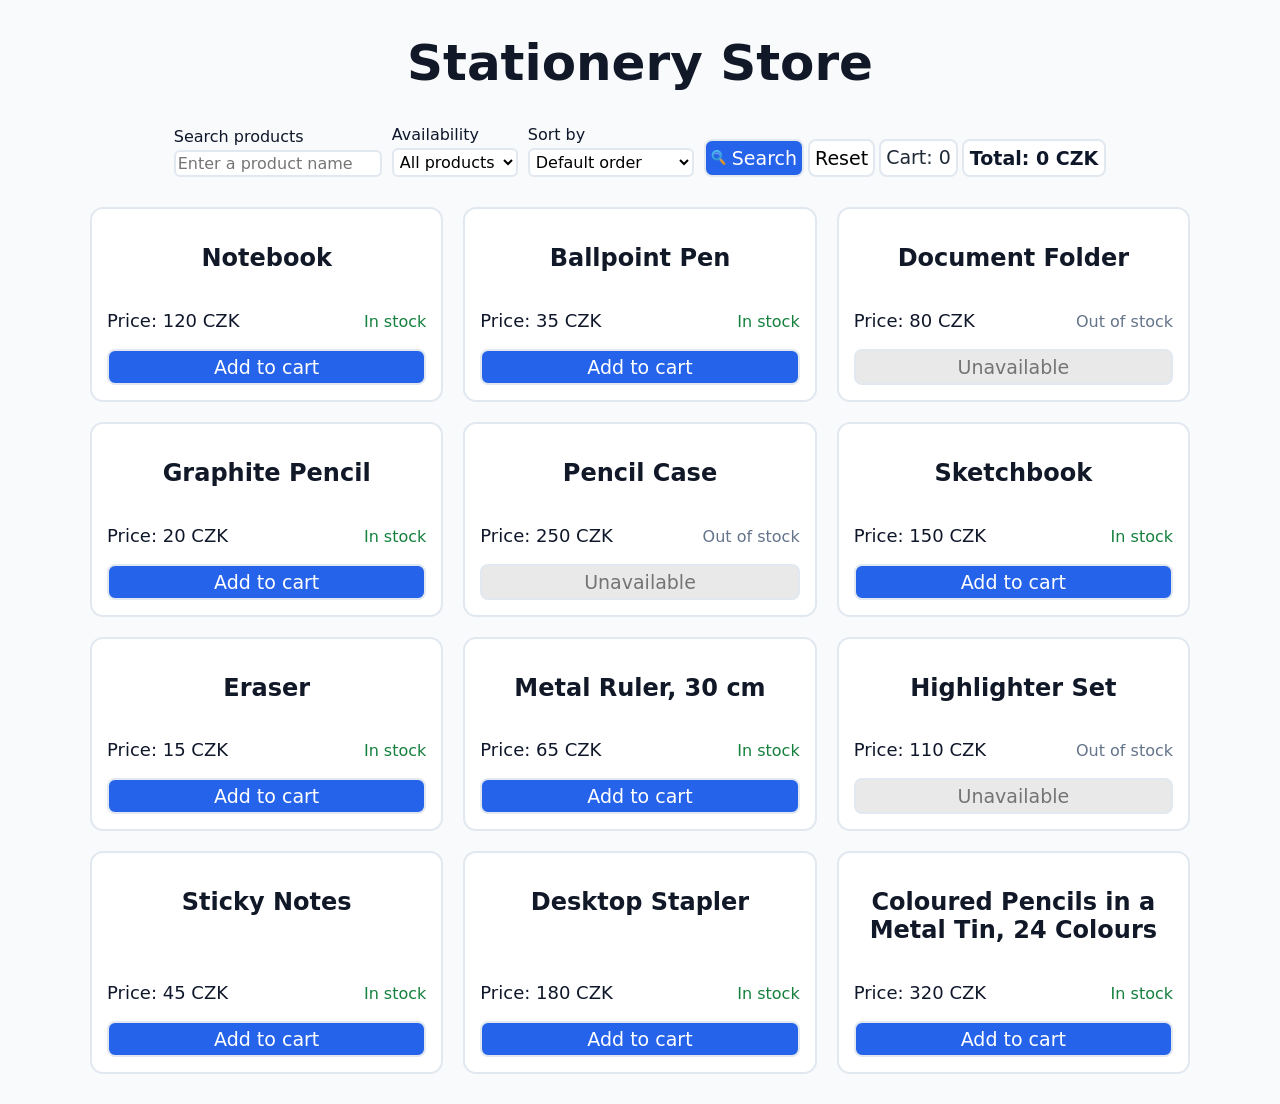
<file: index.html>
<!DOCTYPE html>
<html lang="en">
<head>
    <title>Stationery Store</title>
    <meta charset="UTF-8">
    <meta name="viewport" content="width=device-width, initial-scale=1">
    <link rel="stylesheet" href="./styles.css">
</head>
<body>
    <h1 class="first-head-text">Stationery Store</h1>
    <form id="form-for-search" class="form-for-search">
    <div class="label-and-owner">
        <label for="input-for-search">Search products</label>
        <input id="input-for-search" placeholder="Enter a product name" class="search-input search-input-title">
    </div>
    <div class="label-and-owner"><label for="products-check">Availability</label>
        <select id="products-check" required class="search-input">
            <option value="all-product">All products</option>
            <option value="in-stocks">In stock</option>
            <option value="not-in-stocks">Out of stock</option>
        </select>
    </div>
    <div class="label-and-owner"><label for="products-check-price">Sort by</label>
    <select id="products-check-price" required class="search-input">
        <option value="like-base">Default order</option>
        <option value="first-cheap">Price: low to high</option>
        <option value="first-expensive">Price: high to low</option>
    </select>
    </div>
    <div class="button-and-basc">
        <button id="search-button"><img src="img/search.png" width="15" height="15" alt=""> Search</button>
        <button id="search-button-back" type="button" class="search-button-back">Reset</button>
        <a href="./cart.html" id="bascet-button">Cart: <span id="num-bascet"></span></a>
        <span class="sum-price">Total: <span id="sum-price"></span></span>
    </div>
    </form>
    <ul id="products-to-site" class="all-Prod-List"></ul>
    <p id="error-text"></p>
    <p id="catchError"></p>

<script src="./catalog.js" type="module"></script>
</body>
</html>
</file>
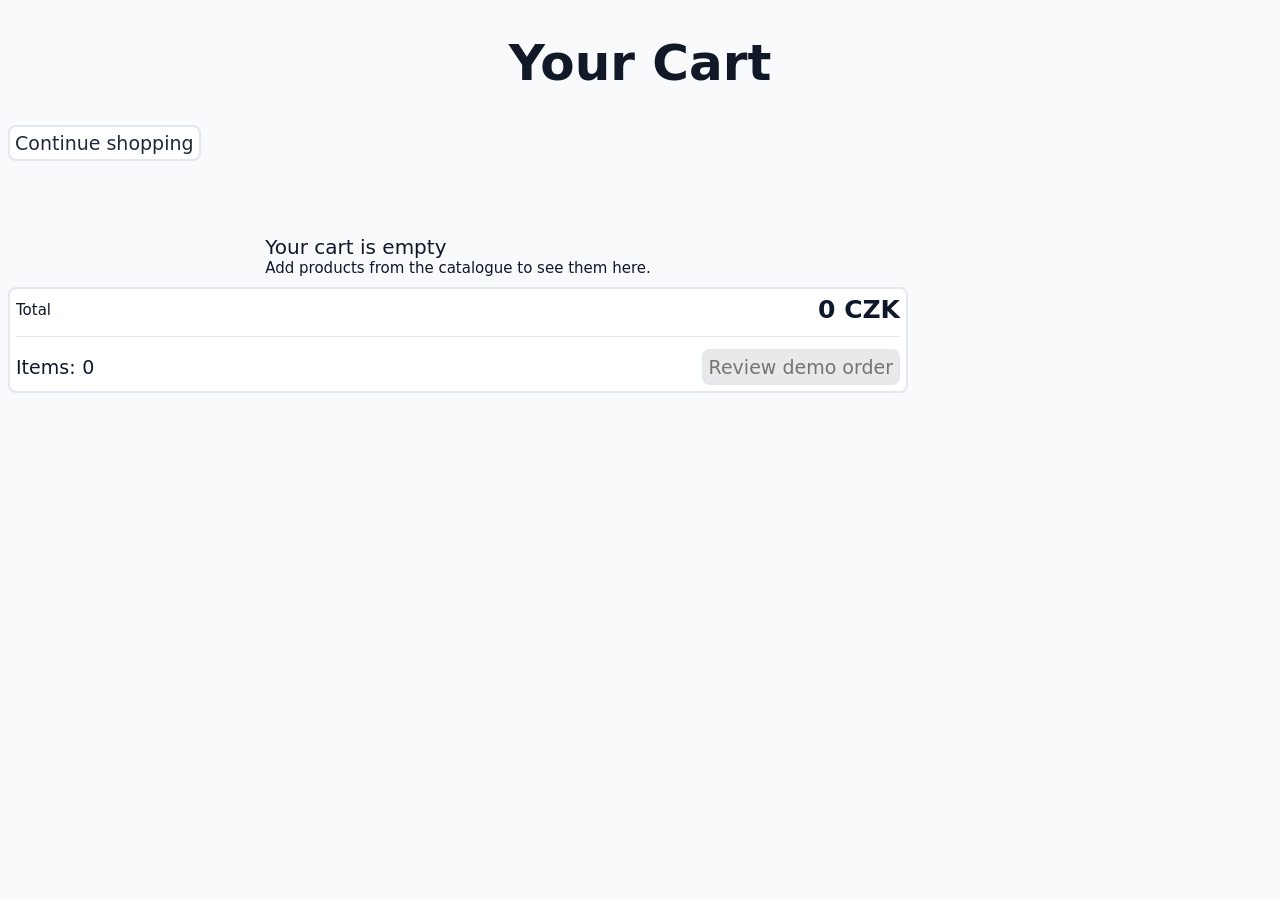
<file: cart.html>
<!DOCTYPE html>
<html lang="en">
<head>
    <title>Your Cart — Stationery Store</title>
    <meta charset="UTF-8">
    <meta name="viewport" content="width=device-width, initial-scale=1">
    <link rel="stylesheet" href="./styles.css">
</head>

<body>
    <h1 class="first-head-text">Your Cart</h1>
    
    <div class="productsAndFinish">
    <a href="./index.html" class="backToMain">Continue shopping</a>
    <ul id="inBascet"></ul>
    <p id="catchErrorBasct"></p>
    <div id="emptyBascet" class="emptyBascet"></div>

    <div class="end-basct">
        <div class="top-end-basct">
            <span class="sum-price-basct">Total </span><span id="sum-price" class="sum-price-basct-num"></span>
        </div>
            <div class="sum-divider"></div>
        <div class="botm-end-basct">
            <span class="sum-prod-to-order">Items: </span>&nbsp<span class="sum-prod-to-order" id="sum-prod"> </span>
            <button id="end-order" class="end-order" type="button">Review demo order</button>
        </div>
    </div>
    </div>
    
    <dialog id="windowAfterOrder" class="end-order-window" aria-labelledby="demo-title"><h2 id="demo-title">Demo order summary</h2>
        <span class="text-to-end-order">This is a demo. No order has been submitted
        and no payment has been taken.</span>
        <ul id="ulToEndOrder"></ul>
        <div class="quns-items-to-end-order">
            <span>Items:</span>&nbsp<span id="sum-prod-end-order"></span>
        </div>
        <div class="price-items-to-end-order">
            <span>Total:</span>&nbsp<span id="sum-price-end-order"></span>
        </div>
        <button type="button" id="closeWindow" autofocus>Close</button>
    </dialog>

    <script src="./cart.js" type="module"></script>
</body>
</html>
</file>
<file: styles.css>
body {
    background-color: #F8FAFC;
    color: #0F172A;
    font-family: system-ui, -apple-system, BlinkMacSystemFont, 'Segoe UI', Roboto, Oxygen, Ubuntu, Cantarell, 'Open Sans', 'Helvetica Neue', sans-serif;
}

.first-head-text
{
    color: #111827;
    text-align: center;
    font-size: 50px;
} 

.form-for-search{
    display: flex;
    gap: 10px;
    flex-wrap: wrap;
    align-items: flex-end;
    justify-content: center;
    
}

.sum-divider {
  height: 1px;
  background-color: #E2E8F0;
  margin: 12px 0;
}

a{
    font-size: 19px;
    border: 2px solid #E2E8F0;
    border-radius: 8px;
    font-family: inherit;
    padding: 5px;
}

.addToBasket{
    color: #FFFFFF;
    background-color: #2563EB;
}

.addToBasket:enabled:hover{
    background-color: #1D4ED8;
}

.addToBasket:enabled:active{
    background-color: #2563EB;
}

.addToBasket:disabled{
    color: #747474;
    background-color: #e9e9e9;
}

#search-button{
    color: #FFFFFF;
    background-color: #2563EB;
}

#search-button:enabled:hover{
    background-color: #1D4ED8;
}

#search-button:enabled:active{
    background-color: #2563EB;
}

.search-button-back{
    background-color:#FFFFFF;
}

.search-button-back:enabled:hover{
    background-color:#F3F4F6;
}

.search-button-back:enabled:active{
    background-color: #FFFFFF;
}

button {
    font-size: 19px;
    background-color: #FFFFFF;
    border: 2px solid #E2E8F0;
    border-radius: 8px;
    transition: background-color 0.3s ease;
    font-family: inherit;
    padding: 5px;
}

button:enabled:hover{
    background-color: #E5E7EB;
}


.search-input {
    border: 2px solid #E2E8F0;
    padding: 2px;
    font-family: inherit;
    border-radius: 6px;
    background-color: #FFFFFF;
    font-size: 16px;
}


.liForProd {
    background-color: #FFFFFF;
    border: 2px solid #E2E8F0;
    border-radius: 13px;
    padding: 15px;
    display: flex;
    flex-direction: column;
}



.h2ProdTitle {
    text-align: center;
    color: #111827;
}



.available{
    text-align: end;
    color: #15803D;
}

.notAvailable{
    text-align: end;
    color: #64748B;
}


.all-Prod-List{
    list-style: none;
    padding: 0px;
    display: grid;
    grid-template-columns: repeat(3, 1fr);
    gap: 20px;
    max-width: 1100px;
    margin: 30px auto;
}

.label-and-owner{
    display: flex;
    flex-direction: column;
    gap: 4px;
}

.priceToList {
    font-size: 18px;
}

.priceText{
    color: #0F172A;
}

.divToPrice{
    display: flex;
    justify-content: space-between;
    margin-top: auto;
    align-items: baseline;
}

.button-and-basc{
    display: flex;
    flex-direction: row;
    gap: 4px;
    flex-wrap: wrap;
}

.sum-price-basct-num{
    font-weight: bold;
    font-size: 25px;
}

.sum-price{
    font-size: 19px;
    border: 2px solid #E2E8F0;
    border-radius: 8px;
    font-family: inherit;
    align-self: flex-end;
    padding: 6px;
    font-weight: bold;
    background-color: #FFFFFF;
}

.sum-price-basct{
    
    display: flex;
    font-size: 15px;
    align-items: center;
    font-weight: normal;
    
}

.top-end-basct{
    display: flex;
    justify-content: space-between;
}


.end-basct{
    font-size: 19px;
    border: 2px solid #E2E8F0;
    border-radius: 8px;
    font-family: inherit;
    align-self: center;
    padding: 6px;
    font-weight: bold;
    background-color: #FFFFFF;
    max-width: 900px;
    width: 100%;
    box-sizing: border-box;
}

.botm-end-basct{
    display: flex;
    align-items: center;
}


.end-order{
    margin-left: auto;
    color: #FFFFFF;
    background-color: #2563EB;
}

.end-order:disabled{
    color: #747474;
    background-color: #e9e9e9;
}

.end-order:enabled:hover{
    background-color: #1D4ED8;
}

.end-order:enabled:active{
    background-color: #2563EB;
}

.sum-prod-to-order{
    font-weight: normal;
}

.end-order-window{
    background-color: #FFFFFF;
    border: 2px solid #E2E8F0;
    border-radius: 8px;
    padding: 15px;
    font-family: inherit;
    max-width: 600px;
    width: 100%;
    box-sizing: border-box;
}

.end-order-window::backdrop{
    background-color: rgba(15, 23, 42, 0.45);
}

.cart-item{
    display: grid;
    grid-template-columns: 4fr 1fr 140px;
    gap: 8px;
    background-color: #FFFFFF;
    border: 2px solid #E2E8F0;
    border-radius: 8px;
    padding: 8px;
    font-family: inherit;
    align-items: center;
    max-width: 900px;
    margin: 10px auto;
    color: #1F2937;
    transition: opacity 0.5s ease, transform 0.5s ease;
}

.disappear{
    opacity: 0;
    transform: translateX(8px);
}

#bascet-button{
    color: #1F2937;
    text-decoration: none;
    background-color: #FFFFFF;
}

#bascet-button:hover{
    background-color:#F3F4F6;
}

.search-button-back:active{
    background-color: #FFFFFF;
}



.titleAndPrice{
    display: flex;
    flex-direction: column;
    gap: 3px;
}

.addAndDelt{
    display: flex;
    align-items: center;
    gap: 8px;

}
.addOne{
    width: 40px;
    height: 40px;
}
    
.backToMain{
    align-self: flex-start;
    color: #1F2937;
    text-decoration: none;
    background-color: #FFFFFF;
}

.backToMain:hover{
    background-color:#F3F4F6;
}

.backToMain:active{
    background-color: #FFFFFF;
}

.productsAndFinish{
    display: flex;
    flex-direction: column;
    max-width: 900px;
    width: 100%;
    justify-self: center;
}

.deleteFromBascetButton{
    width: 40px;
    height: 40px;
    border: 0px;
}

.TitleInBascet{
    font-size: 25px;
}

#inBascet{
    list-style: none;
    padding: 0;
    padding-left: 50px;
}

.sumPrice{
    display: flex;
    font-weight: bold;
}

.sumAndDelet{
    display: flex;
    align-items: center;
    justify-content: space-between;
    justify-self: right;
    gap: 10px;
    width: auto;
}

.emptyBascet{
    align-self: center;
    margin: 10px;
}

.firstText{
    font-size: 20px;
    font-weight: 500;
    margin: 0;
}

.secndText{
    font-size: 15px;
    font-weight: 300;
    margin: 0;
}

.quantityInBascet{
    text-align: center;
    width: 25px;
}

@media (max-width: 800px) {
    .all-Prod-List { grid-template-columns: repeat(2, 1fr); }
    .first-head-text { font-size: 30px; }
}

@media (max-width: 650px){
    .sum-price{
    font-size: 16px;
}
    .cart-item{
    grid-template-columns: auto 1fr;
}
.titleAndPrice{
    grid-column: 1 / -1;
}
.button-and-basc{
    display: grid;
    grid-template-columns: 1fr 1fr;
}
}

@media (max-width: 500px) {
    .all-Prod-List { grid-template-columns: repeat(1, 1fr); }
    .first-head-text { font-size: 30px; }
    .liForProd:hover {
        transform: none;
    }
    .priceToList { font-size: 14px; }
    #inBascet{
    padding-left: 0;
    }
.cart-item{
    grid-template-columns: auto 1fr;
}
.titleAndPrice{
    grid-column: 1 / -1;
}
.sum-price{
    font-size: 16px;
}

}
</file>
